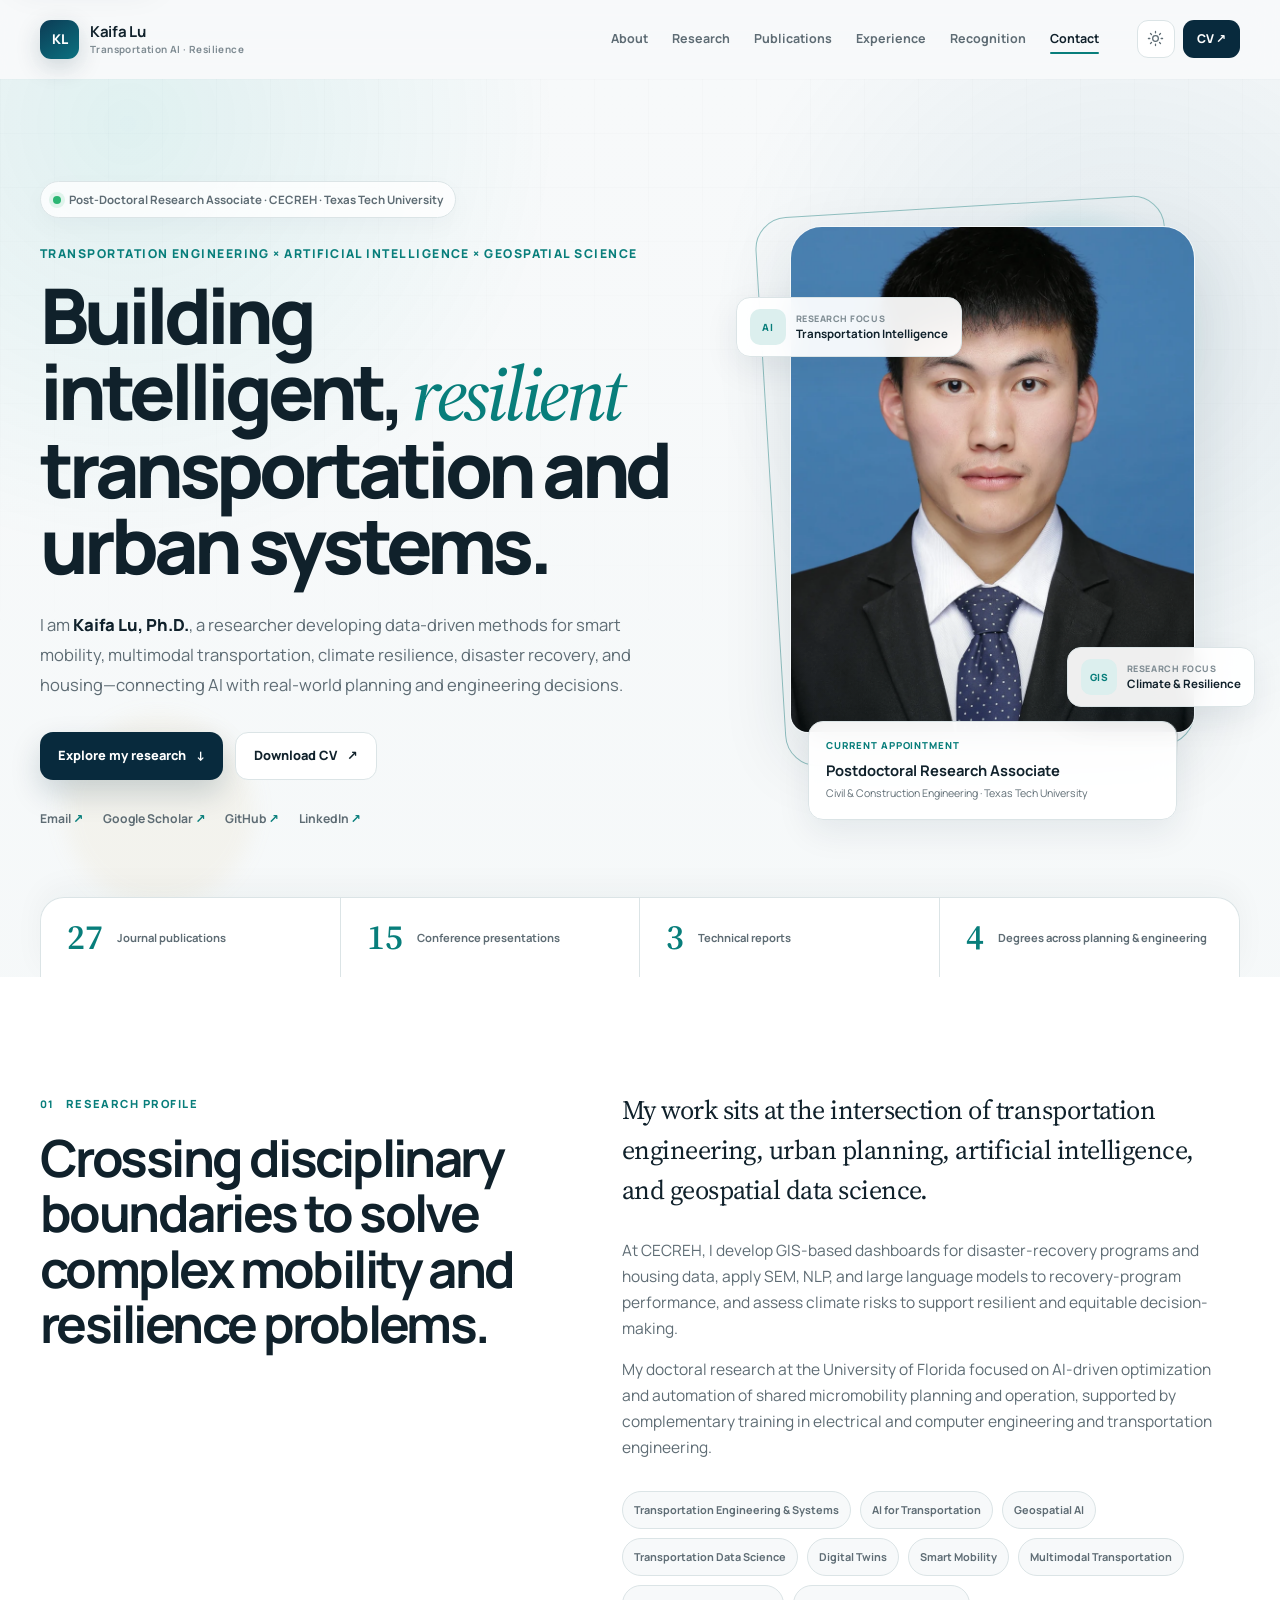
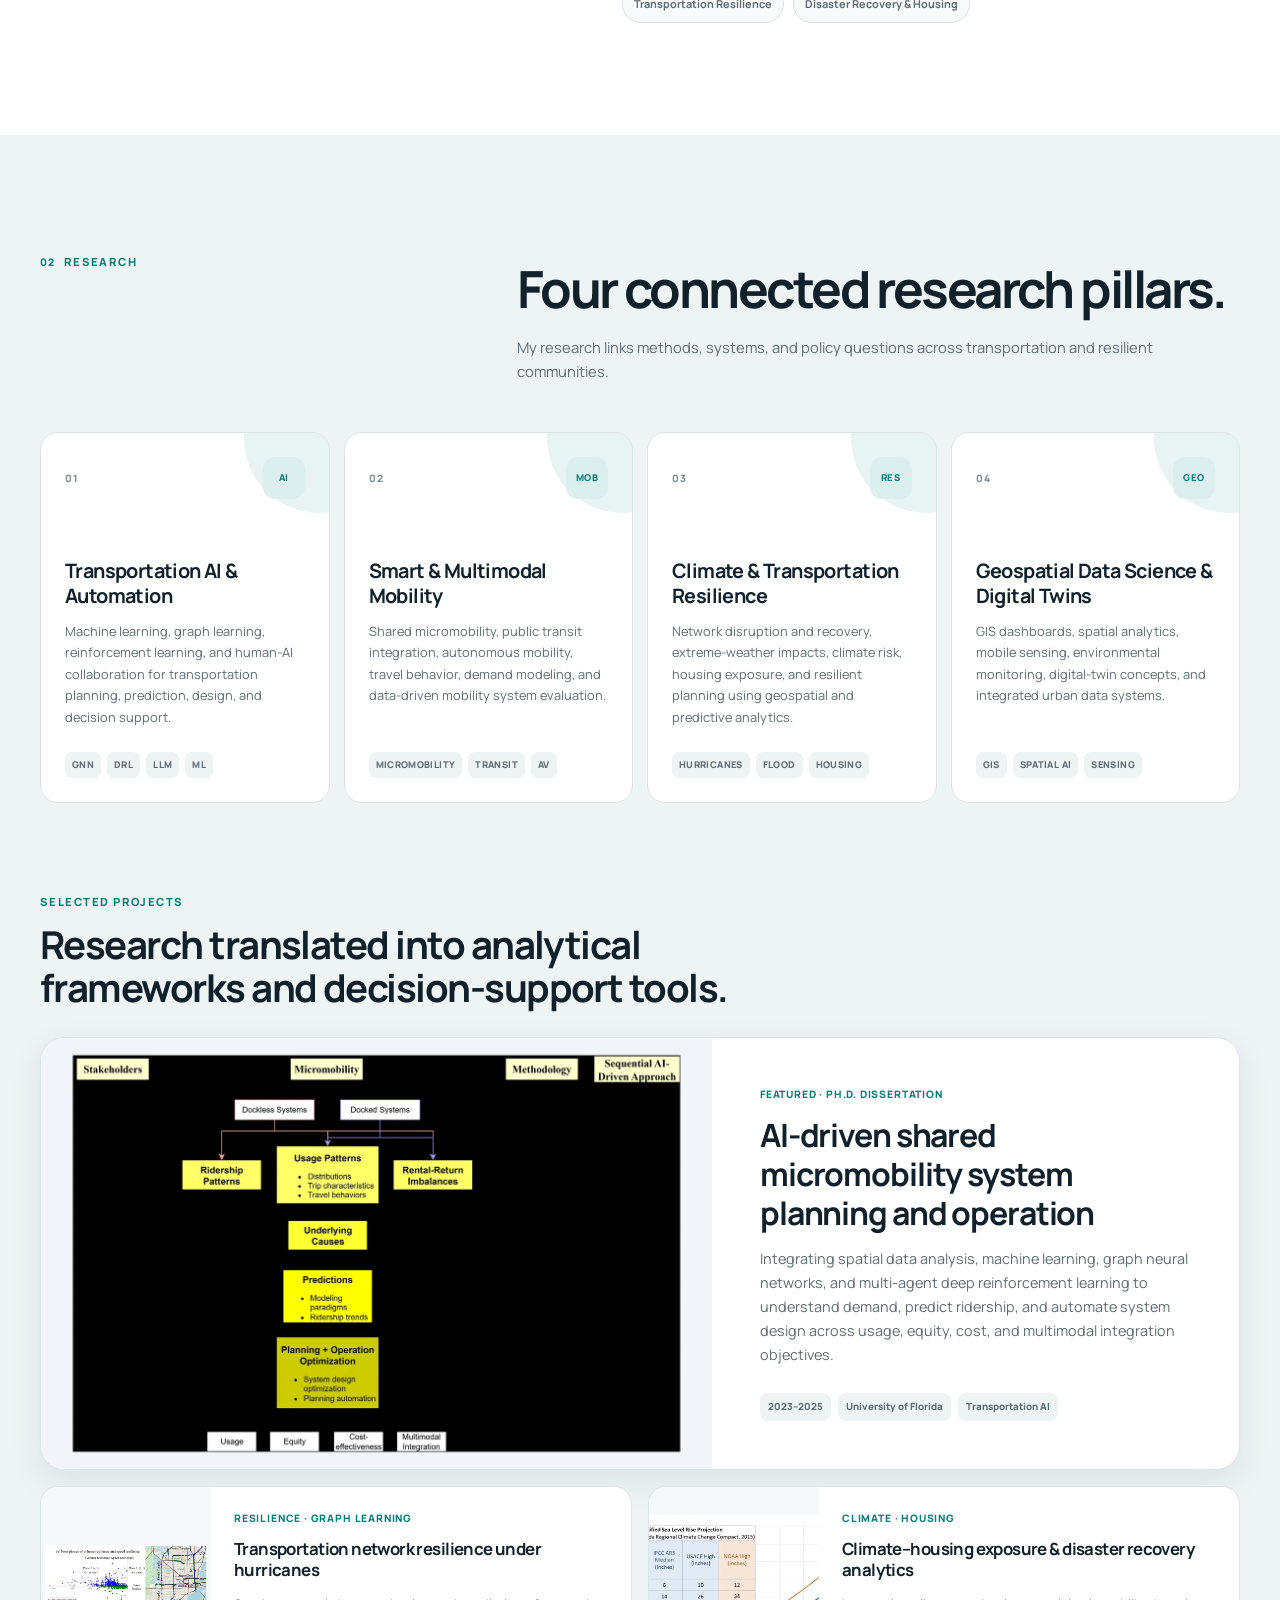
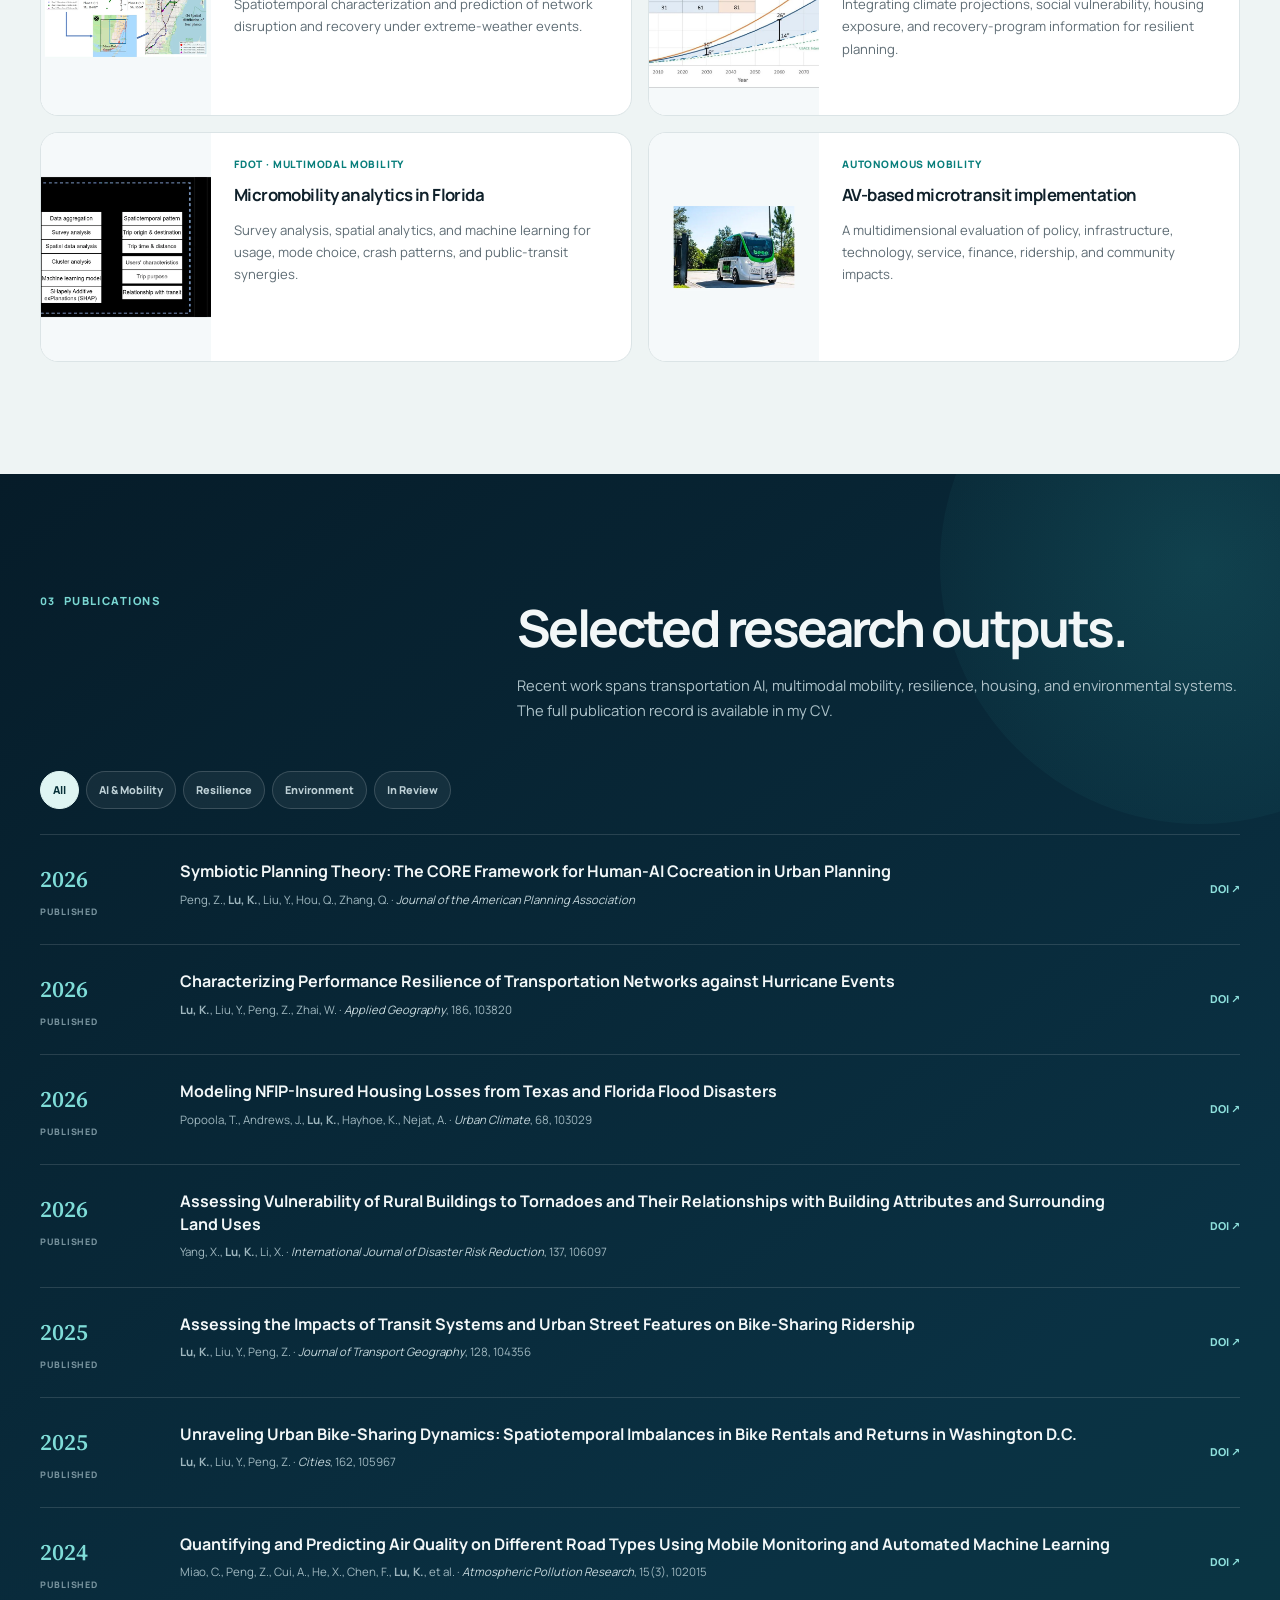
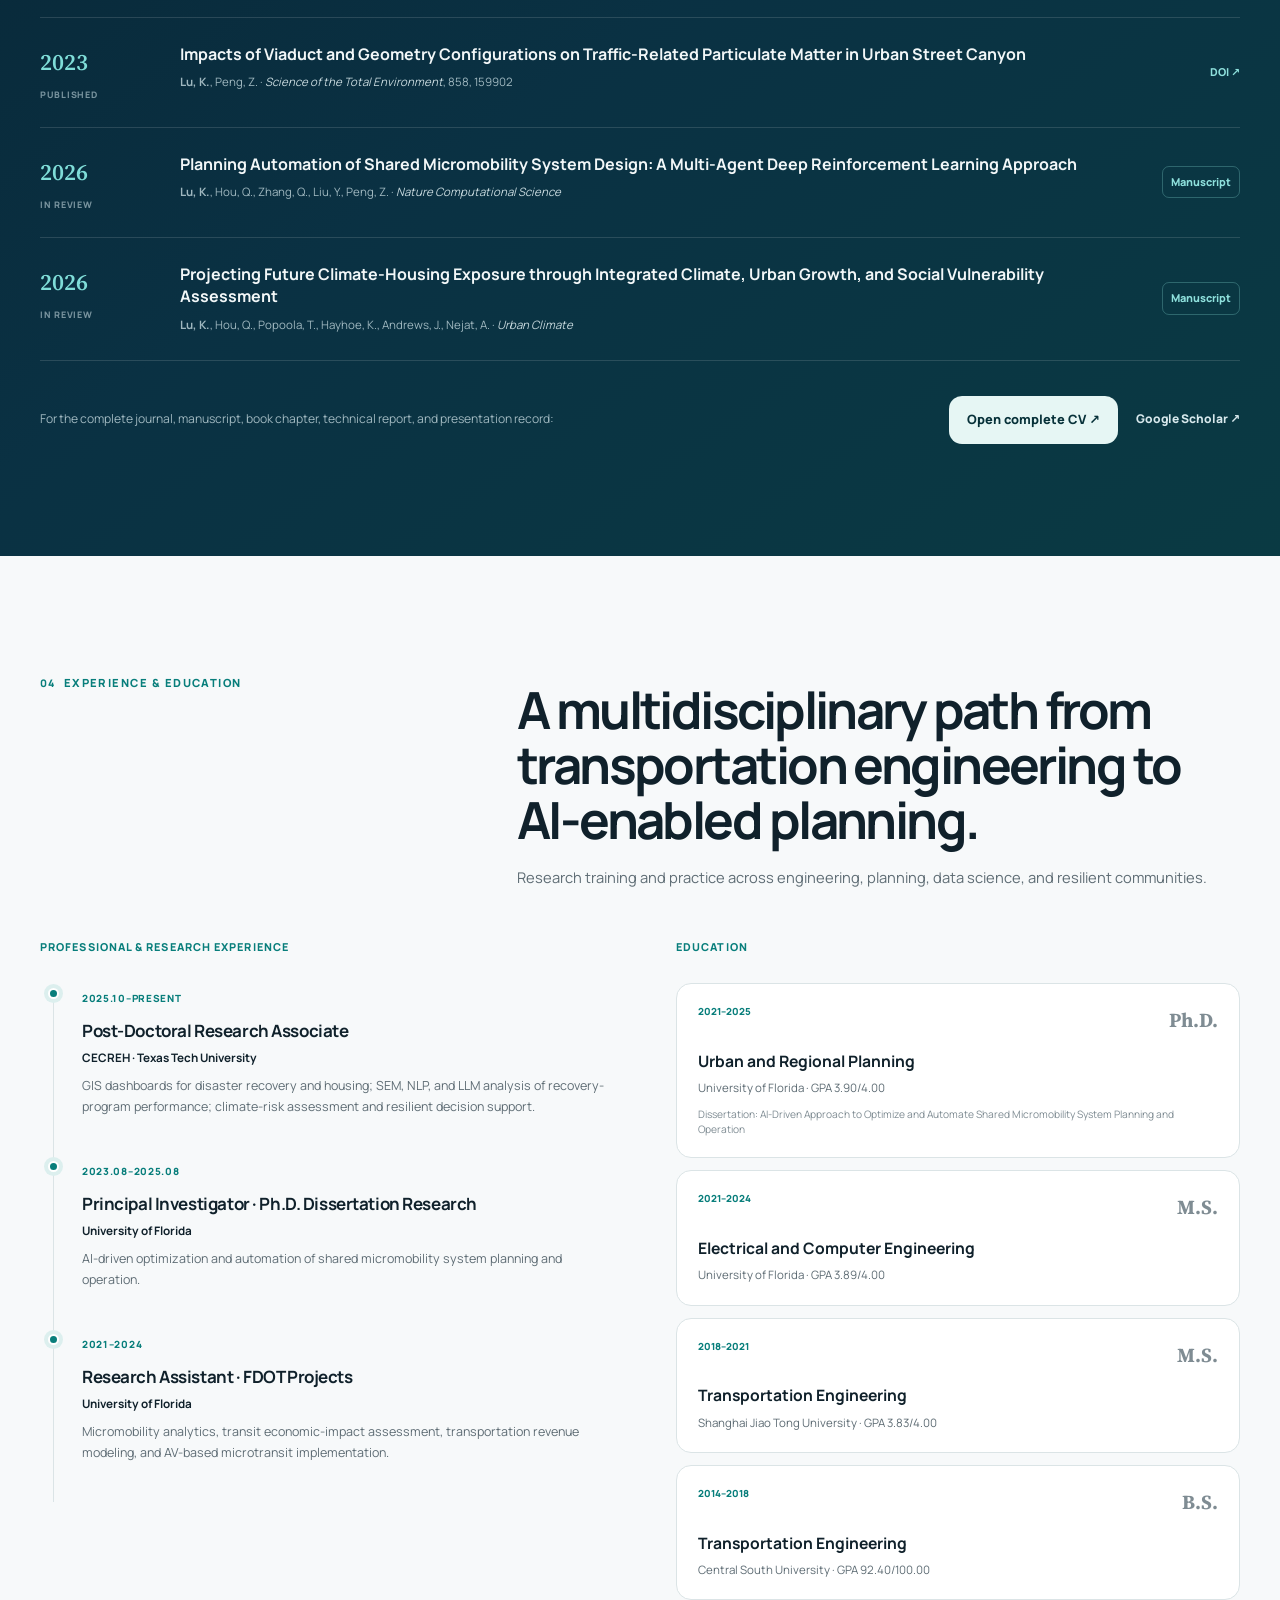
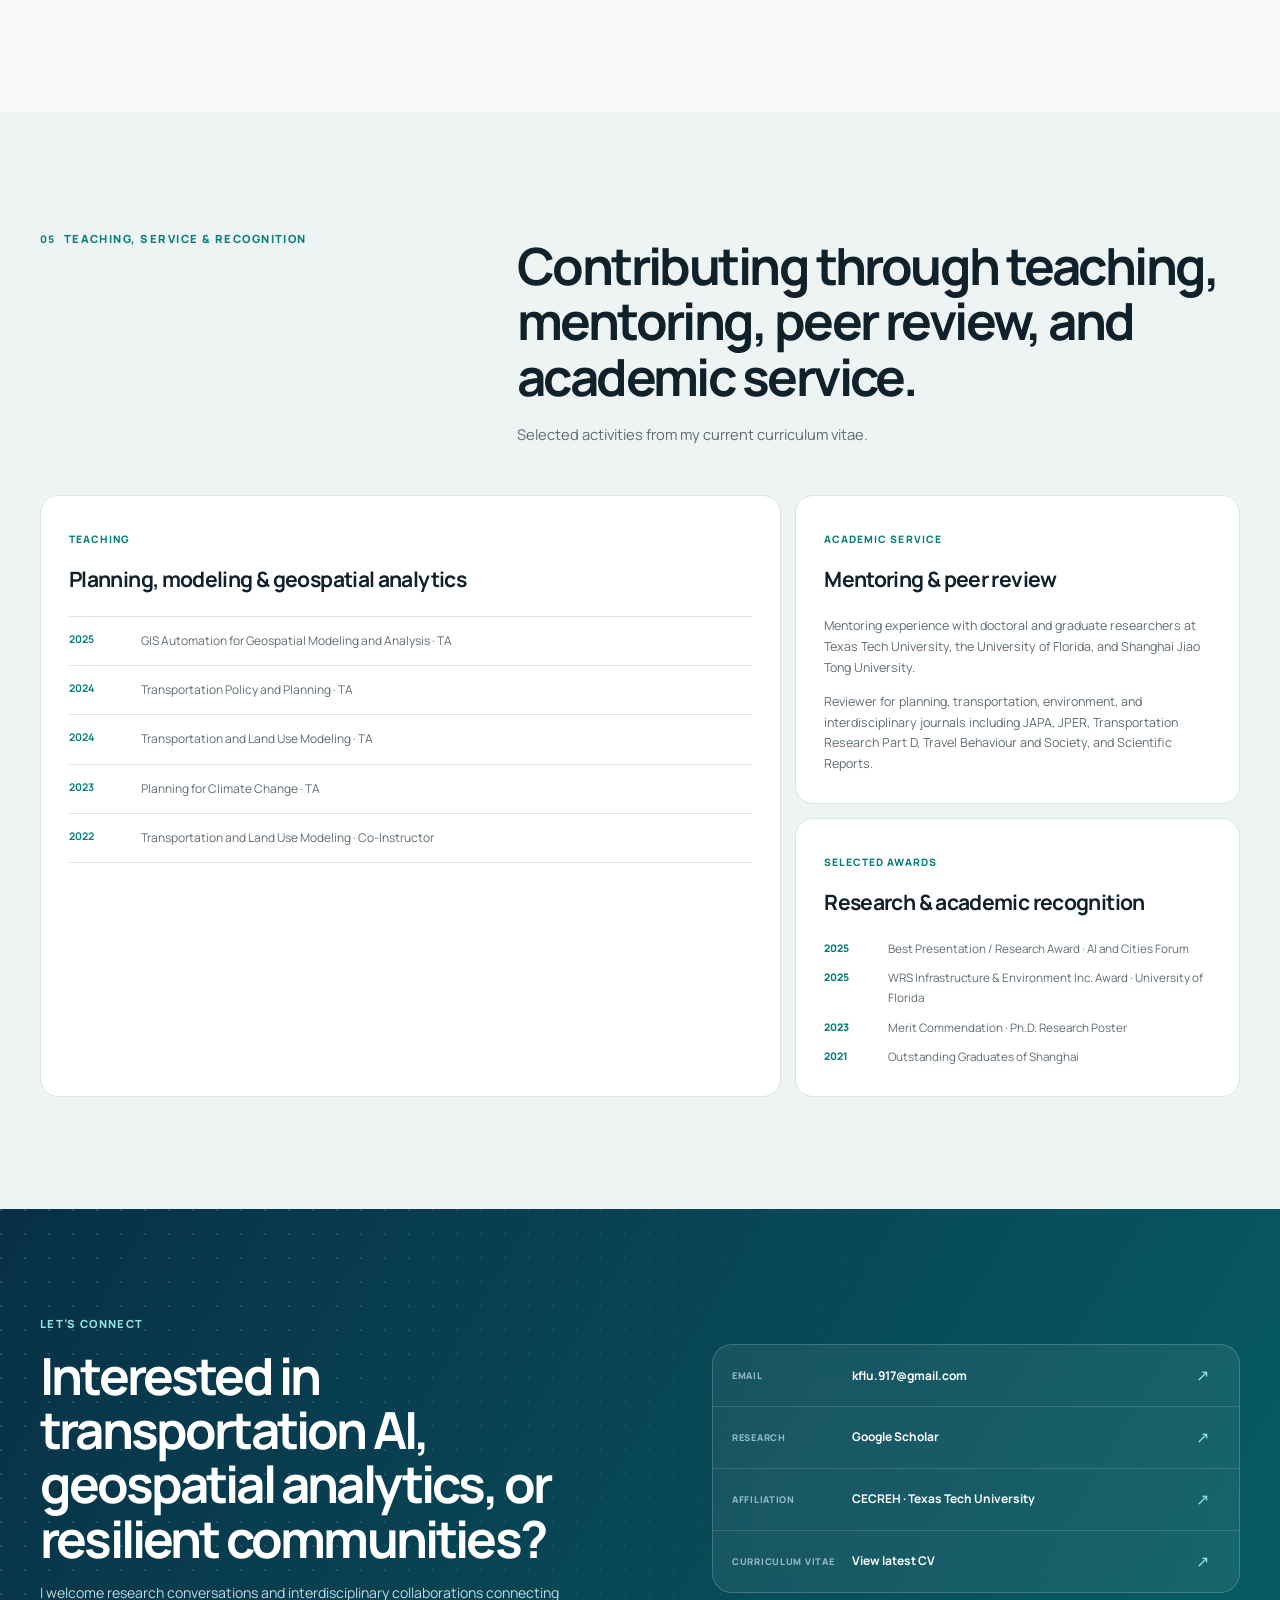
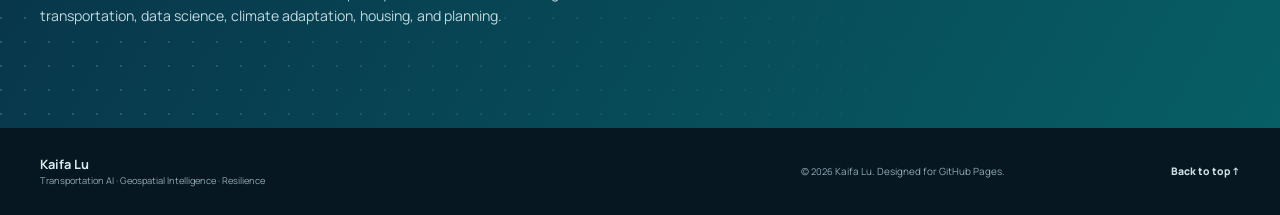
<file: index.html>
<!doctype html>
<html lang="en" data-theme="light">
<head>
  <meta charset="utf-8">
  <meta name="viewport" content="width=device-width, initial-scale=1">
  <meta name="description" content="Kaifa Lu is a postdoctoral researcher working at the intersection of transportation engineering, artificial intelligence, geospatial data science, climate resilience, disaster recovery, and housing.">
  <meta name="author" content="Kaifa Lu">
  <meta name="theme-color" content="#082a3d">
  <meta property="og:title" content="Kaifa Lu | Transportation AI, Geospatial Intelligence & Resilience">
  <meta property="og:description" content="Academic portfolio of Kaifa Lu: transportation AI, smart mobility, geospatial data science, resilience, disaster recovery, housing, and planning.">
  <meta property="og:type" content="website">
  <meta property="og:url" content="https://kaifalu.github.io/kaifalu_page/">
  <meta property="og:image" content="https://kaifalu.github.io/kaifalu_page/assets/img/kaifa-lu-profile.webp">
  <meta name="twitter:card" content="summary_large_image">
  <link rel="canonical" href="https://kaifalu.github.io/kaifalu_page/">
  <link rel="preconnect" href="https://fonts.googleapis.com">
  <link rel="preconnect" href="https://fonts.gstatic.com" crossorigin>
  <link href="https://fonts.googleapis.com/css2?family=Manrope:wght@400;500;600;700;800&family=Source+Serif+4:opsz,wght@8..60,500;8..60,600&display=swap" rel="stylesheet">
  <link rel="icon" href="data:image/svg+xml,<svg xmlns=%22http://www.w3.org/2000/svg%22 viewBox=%220 0 100 100%22><rect width=%22100%22 height=%22100%22 rx=%2222%22 fill=%22%23082a3d%22/><text x=%2250%22 y=%2266%22 font-size=%2252%22 text-anchor=%22middle%22 fill=%22white%22 font-family=%22Arial%22 font-weight=%22700%22>KL</text></svg>">
  <title>Kaifa Lu | Transportation AI, Geospatial Intelligence & Resilience</title>
  <link rel="stylesheet" href="assets/css/styles.css">
  <script type="application/ld+json">
  {
    "@context": "https://schema.org",
    "@type": "Person",
    "name": "Kaifa Lu",
    "url": "https://kaifalu.github.io/kaifalu_page/",
    "jobTitle": "Post-Doctoral Research Associate",
    "affiliation": {
      "@type": "Organization",
      "name": "Center of Excellence in Capacity-building for REsilient Housing, Texas Tech University"
    },
    "sameAs": [
      "https://scholar.google.com/citations?hl=en&user=a8eAKS8AAAAJ",
      "https://www.researchgate.net/profile/Lu-Kaifa",
      "https://github.com/kaifalu",
      "https://www.linkedin.com/in/kaifa-lu-828676225/"
    ]
  }
  </script>
</head>
<body>
  <a class="skip-link" href="#main">Skip to content</a>
  <div class="page-progress" aria-hidden="true"><span></span></div>

  <header class="site-header" id="top">
    <div class="container nav-wrap">
      <a class="brand" href="#top" aria-label="Kaifa Lu home">
        <span class="brand-mark">KL</span>
        <span class="brand-copy"><strong>Kaifa Lu</strong><small>Transportation AI · Resilience</small></span>
      </a>

      <button class="nav-toggle" type="button" aria-expanded="false" aria-controls="site-nav" aria-label="Open navigation">
        <span></span><span></span><span></span>
      </button>

      <nav id="site-nav" class="site-nav" aria-label="Primary navigation">
        <a href="#about">About</a>
        <a href="#research">Research</a>
        <a href="#publications">Publications</a>
        <a href="#experience">Experience</a>
        <a href="#recognition">Recognition</a>
        <a href="#contact">Contact</a>
      </nav>

      <div class="nav-actions">
        <button class="theme-toggle" type="button" aria-label="Toggle color theme" title="Toggle color theme">
          <svg class="sun-icon" viewBox="0 0 24 24" aria-hidden="true"><circle cx="12" cy="12" r="4"></circle><path d="M12 2v2M12 20v2M4.93 4.93l1.42 1.42M17.66 17.66l1.41 1.41M2 12h2M20 12h2M4.93 19.07l1.42-1.42M17.66 6.34l1.41-1.41"></path></svg>
          <svg class="moon-icon" viewBox="0 0 24 24" aria-hidden="true"><path d="M21 12.79A9 9 0 1 1 11.21 3 7 7 0 0 0 21 12.79z"></path></svg>
        </button>
        <a class="nav-cv" href="assets/Kaifa-Lu-CV.pdf" target="_blank" rel="noopener">CV <span aria-hidden="true">↗</span></a>
      </div>
    </div>
  </header>

  <main id="main">
    <section class="hero">
      <div class="hero-grid-pattern" aria-hidden="true"></div>
      <div class="hero-glow hero-glow-a" aria-hidden="true"></div>
      <div class="hero-glow hero-glow-b" aria-hidden="true"></div>

      <div class="container hero-layout">
        <div class="hero-copy reveal">
          <div class="role-line"><span class="status-dot"></span> Post-Doctoral Research Associate · CECREH · Texas Tech University</div>
          <p class="hero-overline">Transportation engineering × artificial intelligence × geospatial science</p>
          <h1>Building intelligent, <em>resilient</em> transportation and urban systems.</h1>
          <p class="hero-lead">I am <strong>Kaifa Lu, Ph.D.</strong>, a researcher developing data-driven methods for smart mobility, multimodal transportation, climate resilience, disaster recovery, and housing—connecting AI with real-world planning and engineering decisions.</p>

          <div class="hero-actions">
            <a class="btn btn-primary" href="#research">Explore my research <span aria-hidden="true">↓</span></a>
            <a class="btn btn-ghost" href="assets/Kaifa-Lu-CV.pdf" target="_blank" rel="noopener">Download CV <span aria-hidden="true">↗</span></a>
          </div>

          <div class="profile-links" aria-label="Professional profiles">
            <a href="mailto:kflu.917@gmail.com">Email <span>↗</span></a>
            <a href="https://scholar.google.com/citations?hl=en&user=a8eAKS8AAAAJ" target="_blank" rel="noopener">Google Scholar <span>↗</span></a>
            <a href="https://github.com/kaifalu" target="_blank" rel="noopener">GitHub <span>↗</span></a>
            <a href="https://www.linkedin.com/in/kaifa-lu-828676225/" target="_blank" rel="noopener">LinkedIn <span>↗</span></a>
          </div>
        </div>

        <div class="hero-visual reveal reveal-delay">
          <div class="portrait-shell">
            <div class="portrait-accent" aria-hidden="true"></div>
            <div class="portrait-frame">
              <img src="assets/img/kaifa-lu-profile.webp" alt="Portrait of Kaifa Lu" width="900" height="1050" fetchpriority="high">
            </div>
            <div class="portrait-label">
              <span>Current appointment</span>
              <strong>Postdoctoral Research Associate</strong>
              <small>Civil & Construction Engineering · Texas Tech University</small>
            </div>
          </div>
          <div class="focus-card focus-card-top">
            <span class="focus-icon">AI</span>
            <div><small>Research focus</small><strong>Transportation Intelligence</strong></div>
          </div>
          <div class="focus-card focus-card-bottom">
            <span class="focus-icon">GIS</span>
            <div><small>Research focus</small><strong>Climate & Resilience</strong></div>
          </div>
        </div>
      </div>

      <div class="container stat-panel reveal">
        <div class="stat"><strong>27</strong><span>Journal publications</span></div>
        <div class="stat"><strong>15</strong><span>Conference presentations</span></div>
        <div class="stat"><strong>3</strong><span>Technical reports</span></div>
        <div class="stat"><strong>4</strong><span>Degrees across planning & engineering</span></div>
      </div>
    </section>

    <section id="about" class="section section-about">
      <div class="container about-layout">
        <div class="section-intro reveal">
          <span class="section-number">01</span>
          <span class="section-kicker">Research profile</span>
          <h2>Crossing disciplinary boundaries to solve complex mobility and resilience problems.</h2>
        </div>

        <div class="about-content reveal">
          <p class="about-lead">My work sits at the intersection of transportation engineering, urban planning, artificial intelligence, and geospatial data science.</p>
          <p>At CECREH, I develop GIS-based dashboards for disaster-recovery programs and housing data, apply SEM, NLP, and large language models to recovery-program performance, and assess climate risks to support resilient and equitable decision-making.</p>
          <p>My doctoral research at the University of Florida focused on AI-driven optimization and automation of shared micromobility planning and operation, supported by complementary training in electrical and computer engineering and transportation engineering.</p>

          <div class="interest-cloud" aria-label="Research interests">
            <span>Transportation Engineering & Systems</span>
            <span>AI for Transportation</span>
            <span>Geospatial AI</span>
            <span>Transportation Data Science</span>
            <span>Digital Twins</span>
            <span>Smart Mobility</span>
            <span>Multimodal Transportation</span>
            <span>Transportation Resilience</span>
            <span>Disaster Recovery & Housing</span>
          </div>
        </div>
      </div>
    </section>

    <section id="research" class="section section-tint">
      <div class="container">
        <div class="section-head reveal">
          <div><span class="section-number">02</span><span class="section-kicker">Research</span></div>
          <div>
            <h2>Four connected research pillars.</h2>
            <p>My research links methods, systems, and policy questions across transportation and resilient communities.</p>
          </div>
        </div>

        <div class="pillar-grid">
          <article class="pillar-card reveal">
            <div class="pillar-top"><span class="pillar-index">01</span><span class="pillar-symbol">AI</span></div>
            <h3>Transportation AI & Automation</h3>
            <p>Machine learning, graph learning, reinforcement learning, and human-AI collaboration for transportation planning, prediction, design, and decision support.</p>
            <div class="pillar-tags"><span>GNN</span><span>DRL</span><span>LLM</span><span>ML</span></div>
          </article>
          <article class="pillar-card reveal">
            <div class="pillar-top"><span class="pillar-index">02</span><span class="pillar-symbol">MOB</span></div>
            <h3>Smart & Multimodal Mobility</h3>
            <p>Shared micromobility, public transit integration, autonomous mobility, travel behavior, demand modeling, and data-driven mobility system evaluation.</p>
            <div class="pillar-tags"><span>Micromobility</span><span>Transit</span><span>AV</span></div>
          </article>
          <article class="pillar-card reveal">
            <div class="pillar-top"><span class="pillar-index">03</span><span class="pillar-symbol">RES</span></div>
            <h3>Climate & Transportation Resilience</h3>
            <p>Network disruption and recovery, extreme-weather impacts, climate risk, housing exposure, and resilient planning using geospatial and predictive analytics.</p>
            <div class="pillar-tags"><span>Hurricanes</span><span>Flood</span><span>Housing</span></div>
          </article>
          <article class="pillar-card reveal">
            <div class="pillar-top"><span class="pillar-index">04</span><span class="pillar-symbol">GEO</span></div>
            <h3>Geospatial Data Science & Digital Twins</h3>
            <p>GIS dashboards, spatial analytics, mobile sensing, environmental monitoring, digital-twin concepts, and integrated urban data systems.</p>
            <div class="pillar-tags"><span>GIS</span><span>Spatial AI</span><span>Sensing</span></div>
          </article>
        </div>

        <div class="projects-head reveal">
          <span class="section-kicker">Selected projects</span>
          <h3>Research translated into analytical frameworks and decision-support tools.</h3>
        </div>

        <div class="project-showcase">
          <article class="project-feature reveal">
            <div class="project-image"><img src="assets/img/research-planning-ai.webp" alt="AI-driven shared micromobility planning framework" loading="lazy"></div>
            <div class="project-copy">
              <div class="project-label">Featured · Ph.D. Dissertation</div>
              <h3>AI-driven shared micromobility system planning and operation</h3>
              <p>Integrating spatial data analysis, machine learning, graph neural networks, and multi-agent deep reinforcement learning to understand demand, predict ridership, and automate system design across usage, equity, cost, and multimodal integration objectives.</p>
              <div class="project-details"><span>2023–2025</span><span>University of Florida</span><span>Transportation AI</span></div>
            </div>
          </article>

          <div class="project-grid">
            <article class="project-card reveal">
              <div class="project-image"><img src="assets/img/research-resilience.webp" alt="Transportation network resilience analysis" loading="lazy"></div>
              <div class="project-copy"><div class="project-label">Resilience · Graph Learning</div><h3>Transportation network resilience under hurricanes</h3><p>Spatiotemporal characterization and prediction of network disruption and recovery under extreme-weather events.</p></div>
            </article>
            <article class="project-card reveal">
              <div class="project-image"><img src="assets/img/research-climate-adaptation.webp" alt="Climate adaptation and housing exposure analysis" loading="lazy"></div>
              <div class="project-copy"><div class="project-label">Climate · Housing</div><h3>Climate–housing exposure & disaster recovery analytics</h3><p>Integrating climate projections, social vulnerability, housing exposure, and recovery-program information for resilient planning.</p></div>
            </article>
            <article class="project-card reveal">
              <div class="project-image"><img src="assets/img/research-micromobility-framework.webp" alt="Micromobility analytics framework" loading="lazy"></div>
              <div class="project-copy"><div class="project-label">FDOT · Multimodal Mobility</div><h3>Micromobility analytics in Florida</h3><p>Survey analysis, spatial analytics, and machine learning for usage, mode choice, crash patterns, and public-transit synergies.</p></div>
            </article>
            <article class="project-card reveal">
              <div class="project-image"><img src="assets/img/research-av-microtransit.webp" alt="Autonomous microtransit research" loading="lazy"></div>
              <div class="project-copy"><div class="project-label">Autonomous Mobility</div><h3>AV-based microtransit implementation</h3><p>A multidimensional evaluation of policy, infrastructure, technology, service, finance, ridership, and community impacts.</p></div>
            </article>
          </div>
        </div>
      </div>
    </section>

    <section id="publications" class="section publications-section">
      <div class="publication-orb" aria-hidden="true"></div>
      <div class="container">
        <div class="section-head section-head-light reveal">
          <div><span class="section-number">03</span><span class="section-kicker">Publications</span></div>
          <div>
            <h2>Selected research outputs.</h2>
            <p>Recent work spans transportation AI, multimodal mobility, resilience, housing, and environmental systems. The full publication record is available in my CV.</p>
          </div>
        </div>

        <div class="publication-controls reveal" role="group" aria-label="Filter publications">
          <button class="filter-btn active" type="button" data-filter="all">All</button>
          <button class="filter-btn" type="button" data-filter="ai">AI & Mobility</button>
          <button class="filter-btn" type="button" data-filter="resilience">Resilience</button>
          <button class="filter-btn" type="button" data-filter="environment">Environment</button>
          <button class="filter-btn" type="button" data-filter="review">In Review</button>
        </div>

        <div class="publication-list">
          <article class="publication reveal" data-category="ai published">
            <div class="pub-meta"><span>2026</span><span>Published</span></div>
            <div class="pub-main"><h3>Symbiotic Planning Theory: The CORE Framework for Human-AI Cocreation in Urban Planning</h3><p>Peng, Z., <strong>Lu, K.</strong>, Liu, Y., Hou, Q., Zhang, Q. · <em>Journal of the American Planning Association</em></p></div>
            <a class="pub-link" href="https://doi.org/10.1080/01944363.2026.2640038" target="_blank" rel="noopener" aria-label="Open DOI">DOI ↗</a>
          </article>
          <article class="publication reveal" data-category="resilience published">
            <div class="pub-meta"><span>2026</span><span>Published</span></div>
            <div class="pub-main"><h3>Characterizing Performance Resilience of Transportation Networks against Hurricane Events</h3><p><strong>Lu, K.</strong>, Liu, Y., Peng, Z., Zhai, W. · <em>Applied Geography</em>, 186, 103820</p></div>
            <a class="pub-link" href="https://doi.org/10.1016/j.apgeog.2025.103820" target="_blank" rel="noopener" aria-label="Open DOI">DOI ↗</a>
          </article>
          <article class="publication reveal" data-category="resilience published">
            <div class="pub-meta"><span>2026</span><span>Published</span></div>
            <div class="pub-main"><h3>Modeling NFIP-Insured Housing Losses from Texas and Florida Flood Disasters</h3><p>Popoola, T., Andrews, J., <strong>Lu, K.</strong>, Hayhoe, K., Nejat, A. · <em>Urban Climate</em>, 68, 103029</p></div>
            <a class="pub-link" href="https://doi.org/10.1016/j.uclim.2026.103029" target="_blank" rel="noopener" aria-label="Open DOI">DOI ↗</a>
          </article>
          <article class="publication reveal" data-category="resilience published">
            <div class="pub-meta"><span>2026</span><span>Published</span></div>
            <div class="pub-main"><h3>Assessing Vulnerability of Rural Buildings to Tornadoes and Their Relationships with Building Attributes and Surrounding Land Uses</h3><p>Yang, X., <strong>Lu, K.</strong>, Li, X. · <em>International Journal of Disaster Risk Reduction</em>, 137, 106097</p></div>
            <a class="pub-link" href="https://doi.org/10.1016/j.ijdrr.2026.106097" target="_blank" rel="noopener" aria-label="Open DOI">DOI ↗</a>
          </article>
          <article class="publication reveal" data-category="ai published">
            <div class="pub-meta"><span>2025</span><span>Published</span></div>
            <div class="pub-main"><h3>Assessing the Impacts of Transit Systems and Urban Street Features on Bike-Sharing Ridership</h3><p><strong>Lu, K.</strong>, Liu, Y., Peng, Z. · <em>Journal of Transport Geography</em>, 128, 104356</p></div>
            <a class="pub-link" href="https://doi.org/10.1016/j.jtrangeo.2025.104356" target="_blank" rel="noopener" aria-label="Open DOI">DOI ↗</a>
          </article>
          <article class="publication reveal" data-category="ai published">
            <div class="pub-meta"><span>2025</span><span>Published</span></div>
            <div class="pub-main"><h3>Unraveling Urban Bike-Sharing Dynamics: Spatiotemporal Imbalances in Bike Rentals and Returns in Washington D.C.</h3><p><strong>Lu, K.</strong>, Liu, Y., Peng, Z. · <em>Cities</em>, 162, 105967</p></div>
            <a class="pub-link" href="https://doi.org/10.1016/j.cities.2025.105967" target="_blank" rel="noopener" aria-label="Open DOI">DOI ↗</a>
          </article>
          <article class="publication reveal" data-category="environment published">
            <div class="pub-meta"><span>2024</span><span>Published</span></div>
            <div class="pub-main"><h3>Quantifying and Predicting Air Quality on Different Road Types Using Mobile Monitoring and Automated Machine Learning</h3><p>Miao, C., Peng, Z., Cui, A., He, X., Chen, F., <strong>Lu, K.</strong>, et al. · <em>Atmospheric Pollution Research</em>, 15(3), 102015</p></div>
            <a class="pub-link" href="https://doi.org/10.1016/j.apr.2023.102015" target="_blank" rel="noopener" aria-label="Open DOI">DOI ↗</a>
          </article>
          <article class="publication reveal" data-category="environment published">
            <div class="pub-meta"><span>2023</span><span>Published</span></div>
            <div class="pub-main"><h3>Impacts of Viaduct and Geometry Configurations on Traffic-Related Particulate Matter in Urban Street Canyon</h3><p><strong>Lu, K.</strong>, Peng, Z. · <em>Science of the Total Environment</em>, 858, 159902</p></div>
            <a class="pub-link" href="https://doi.org/10.1016/j.scitotenv.2022.159902" target="_blank" rel="noopener" aria-label="Open DOI">DOI ↗</a>
          </article>
          <article class="publication reveal" data-category="ai review">
            <div class="pub-meta"><span>2026</span><span>In Review</span></div>
            <div class="pub-main"><h3>Planning Automation of Shared Micromobility System Design: A Multi-Agent Deep Reinforcement Learning Approach</h3><p><strong>Lu, K.</strong>, Hou, Q., Zhang, Q., Liu, Y., Peng, Z. · <em>Nature Computational Science</em></p></div>
            <span class="pub-status">Manuscript</span>
          </article>
          <article class="publication reveal" data-category="resilience review">
            <div class="pub-meta"><span>2026</span><span>In Review</span></div>
            <div class="pub-main"><h3>Projecting Future Climate-Housing Exposure through Integrated Climate, Urban Growth, and Social Vulnerability Assessment</h3><p><strong>Lu, K.</strong>, Hou, Q., Popoola, T., Hayhoe, K., Andrews, J., Nejat, A. · <em>Urban Climate</em></p></div>
            <span class="pub-status">Manuscript</span>
          </article>
        </div>

        <div class="publication-footer reveal">
          <p>For the complete journal, manuscript, book chapter, technical report, and presentation record:</p>
          <div><a class="btn btn-light" href="assets/Kaifa-Lu-CV.pdf" target="_blank" rel="noopener">Open complete CV ↗</a><a class="text-link-light" href="https://scholar.google.com/citations?hl=en&user=a8eAKS8AAAAJ" target="_blank" rel="noopener">Google Scholar ↗</a></div>
        </div>
      </div>
    </section>

    <section id="experience" class="section">
      <div class="container">
        <div class="section-head reveal">
          <div><span class="section-number">04</span><span class="section-kicker">Experience & education</span></div>
          <div><h2>A multidisciplinary path from transportation engineering to AI-enabled planning.</h2><p>Research training and practice across engineering, planning, data science, and resilient communities.</p></div>
        </div>

        <div class="journey-layout">
          <div class="journey-column">
            <div class="journey-label reveal">Professional & research experience</div>
            <div class="timeline">
              <article class="timeline-item reveal"><div class="timeline-marker"></div><span class="timeline-date">2025.10–Present</span><h3>Post-Doctoral Research Associate</h3><p class="timeline-org">CECREH · Texas Tech University</p><p>GIS dashboards for disaster recovery and housing; SEM, NLP, and LLM analysis of recovery-program performance; climate-risk assessment and resilient decision support.</p></article>
              <article class="timeline-item reveal"><div class="timeline-marker"></div><span class="timeline-date">2023.08–2025.08</span><h3>Principal Investigator · Ph.D. Dissertation Research</h3><p class="timeline-org">University of Florida</p><p>AI-driven optimization and automation of shared micromobility system planning and operation.</p></article>
              <article class="timeline-item reveal"><div class="timeline-marker"></div><span class="timeline-date">2021–2024</span><h3>Research Assistant · FDOT Projects</h3><p class="timeline-org">University of Florida</p><p>Micromobility analytics, transit economic-impact assessment, transportation revenue modeling, and AV-based microtransit implementation.</p></article>
            </div>
          </div>

          <div class="journey-column">
            <div class="journey-label reveal">Education</div>
            <div class="education-stack">
              <article class="education-card reveal"><div><span>2021–2025</span><strong>Ph.D.</strong></div><h3>Urban and Regional Planning</h3><p>University of Florida · GPA 3.90/4.00</p><small>Dissertation: AI-Driven Approach to Optimize and Automate Shared Micromobility System Planning and Operation</small></article>
              <article class="education-card reveal"><div><span>2021–2024</span><strong>M.S.</strong></div><h3>Electrical and Computer Engineering</h3><p>University of Florida · GPA 3.89/4.00</p></article>
              <article class="education-card reveal"><div><span>2018–2021</span><strong>M.S.</strong></div><h3>Transportation Engineering</h3><p>Shanghai Jiao Tong University · GPA 3.83/4.00</p></article>
              <article class="education-card reveal"><div><span>2014–2018</span><strong>B.S.</strong></div><h3>Transportation Engineering</h3><p>Central South University · GPA 92.40/100.00</p></article>
            </div>
          </div>
        </div>
      </div>
    </section>

    <section id="recognition" class="section section-tint">
      <div class="container">
        <div class="section-head reveal">
          <div><span class="section-number">05</span><span class="section-kicker">Teaching, service & recognition</span></div>
          <div><h2>Contributing through teaching, mentoring, peer review, and academic service.</h2><p>Selected activities from my current curriculum vitae.</p></div>
        </div>

        <div class="recognition-grid">
          <article class="recognition-card recognition-card-wide reveal">
            <span class="recognition-label">Teaching</span>
            <h3>Planning, modeling & geospatial analytics</h3>
            <div class="mini-list">
              <div><strong>2025</strong><span>GIS Automation for Geospatial Modeling and Analysis · TA</span></div>
              <div><strong>2024</strong><span>Transportation Policy and Planning · TA</span></div>
              <div><strong>2024</strong><span>Transportation and Land Use Modeling · TA</span></div>
              <div><strong>2023</strong><span>Planning for Climate Change · TA</span></div>
              <div><strong>2022</strong><span>Transportation and Land Use Modeling · Co-Instructor</span></div>
            </div>
          </article>

          <article class="recognition-card reveal">
            <span class="recognition-label">Academic service</span>
            <h3>Mentoring & peer review</h3>
            <p>Mentoring experience with doctoral and graduate researchers at Texas Tech University, the University of Florida, and Shanghai Jiao Tong University.</p>
            <p class="small-note">Reviewer for planning, transportation, environment, and interdisciplinary journals including JAPA, JPER, Transportation Research Part D, Travel Behaviour and Society, and Scientific Reports.</p>
          </article>

          <article class="recognition-card reveal">
            <span class="recognition-label">Selected awards</span>
            <h3>Research & academic recognition</h3>
            <div class="award-list">
              <div><span>2025</span><p>Best Presentation / Research Award · AI and Cities Forum</p></div>
              <div><span>2025</span><p>WRS Infrastructure & Environment Inc. Award · University of Florida</p></div>
              <div><span>2023</span><p>Merit Commendation · Ph.D. Research Poster</p></div>
              <div><span>2021</span><p>Outstanding Graduates of Shanghai</p></div>
            </div>
          </article>
        </div>
      </div>
    </section>

    <section id="contact" class="contact-section">
      <div class="contact-pattern" aria-hidden="true"></div>
      <div class="container contact-layout reveal">
        <div>
          <span class="contact-kicker">Let’s connect</span>
          <h2>Interested in transportation AI, geospatial analytics, or resilient communities?</h2>
          <p>I welcome research conversations and interdisciplinary collaborations connecting transportation, data science, climate adaptation, housing, and planning.</p>
        </div>
        <div class="contact-card">
          <a href="mailto:kflu.917@gmail.com"><span>Email</span><strong>kflu.917@gmail.com</strong><i>↗</i></a>
          <a href="https://scholar.google.com/citations?hl=en&user=a8eAKS8AAAAJ" target="_blank" rel="noopener"><span>Research</span><strong>Google Scholar</strong><i>↗</i></a>
          <a href="https://www.depts.ttu.edu/cecreh/about.php" target="_blank" rel="noopener"><span>Affiliation</span><strong>CECREH · Texas Tech University</strong><i>↗</i></a>
          <a href="assets/Kaifa-Lu-CV.pdf" target="_blank" rel="noopener"><span>Curriculum Vitae</span><strong>View latest CV</strong><i>↗</i></a>
        </div>
      </div>
    </section>
  </main>

  <footer class="site-footer">
    <div class="container footer-layout">
      <div><strong>Kaifa Lu</strong><span>Transportation AI · Geospatial Intelligence · Resilience</span></div>
      <p>© <span id="year"></span> Kaifa Lu. Designed for GitHub Pages.</p>
      <a href="#top">Back to top ↑</a>
    </div>
  </footer>

  <script src="assets/js/main.js" defer></script>
</body>
</html>
</file>
<file: assets/css/styles.css>
:root {
  --bg: #f7f9fa;
  --surface: #ffffff;
  --surface-2: #eef4f4;
  --surface-3: #e7f0ef;
  --ink: #10212b;
  --muted: #5e6c74;
  --soft: #7f8c93;
  --line: #dbe4e6;
  --navy: #082a3d;
  --navy-2: #0c3c55;
  --teal: #087e7b;
  --teal-2: #0ca3a0;
  --teal-pale: #dcefee;
  --sand: #d8b66c;
  --dark: #071e2b;
  --dark-2: #0a2c3e;
  --shadow: 0 24px 70px rgba(8, 42, 61, .12);
  --shadow-sm: 0 12px 34px rgba(8, 42, 61, .08);
  --radius-xl: 32px;
  --radius-lg: 24px;
  --radius-md: 18px;
  --container: 1200px;
}

html[data-theme="dark"] {
  --bg: #071620;
  --surface: #0b202c;
  --surface-2: #0a1c27;
  --surface-3: #102b36;
  --ink: #eaf2f4;
  --muted: #a3b1b8;
  --soft: #8799a1;
  --line: #1f3944;
  --navy: #e7f3f5;
  --navy-2: #c9e3e8;
  --teal: #65d1cd;
  --teal-2: #86e1dd;
  --teal-pale: #133b3c;
  --sand: #e0c078;
  --shadow: 0 24px 70px rgba(0,0,0,.28);
  --shadow-sm: 0 12px 34px rgba(0,0,0,.22);
}

* { box-sizing: border-box; }
html { scroll-behavior: smooth; scroll-padding-top: 96px; }
body {
  margin: 0;
  background: var(--bg);
  color: var(--ink);
  font-family: "Manrope", ui-sans-serif, system-ui, -apple-system, BlinkMacSystemFont, "Segoe UI", sans-serif;
  line-height: 1.68;
  -webkit-font-smoothing: antialiased;
  text-rendering: optimizeLegibility;
  overflow-x: hidden;
}
img { display: block; max-width: 100%; }
a { color: inherit; }
button { font: inherit; }
::selection { background: rgba(12,163,160,.22); }

.skip-link {
  position: fixed; top: -70px; left: 16px; z-index: 9999;
  padding: 10px 14px; border-radius: 10px; background: var(--surface); color: var(--ink);
  box-shadow: var(--shadow-sm); text-decoration: none;
}
.skip-link:focus { top: 16px; }

.page-progress { position: fixed; inset: 0 0 auto 0; height: 3px; z-index: 1200; pointer-events: none; }
.page-progress span { display: block; width: 0; height: 100%; background: linear-gradient(90deg,var(--teal),var(--teal-2)); transition: width .08s linear; }

.container { width: min(calc(100% - 48px), var(--container)); margin-inline: auto; }
.section { padding: 112px 0; }
.section-tint { background: var(--surface-2); }

.site-header {
  position: sticky; top: 0; z-index: 1000;
  border-bottom: 1px solid transparent;
  background: color-mix(in srgb, var(--bg) 88%, transparent);
  backdrop-filter: blur(18px) saturate(140%);
  transition: box-shadow .25s ease, border-color .25s ease, background .25s ease;
}
.site-header.scrolled { border-color: var(--line); box-shadow: 0 8px 28px rgba(8,42,61,.06); }
.nav-wrap { min-height: 78px; display: flex; align-items: center; gap: 28px; }
.brand { display: inline-flex; align-items: center; gap: 11px; text-decoration: none; flex-shrink: 0; }
.brand-mark {
  width: 39px; height: 39px; display: grid; place-items: center; border-radius: 11px;
  background: linear-gradient(145deg,var(--navy-2),#0b7180); color: #fff; font-weight: 800; font-size: .84rem;
  box-shadow: 0 8px 24px rgba(8,42,61,.18);
}
.brand-copy { display: flex; flex-direction: column; line-height: 1.16; }
.brand-copy strong { font-size: .94rem; letter-spacing: -.02em; }
.brand-copy small { margin-top: 4px; color: var(--soft); font-size: .62rem; font-weight: 700; letter-spacing: .04em; }
.site-nav { display: flex; gap: 4px; align-items: center; margin-left: auto; }
.site-nav a { position: relative; padding: 9px 10px; color: var(--muted); text-decoration: none; font-size: .78rem; font-weight: 700; }
.site-nav a::after { content:""; position:absolute; left:10px; right:10px; bottom:4px; height:2px; border-radius:2px; background:var(--teal); transform:scaleX(0); transform-origin:left; transition:transform .2s ease; }
.site-nav a:hover, .site-nav a.active { color: var(--ink); }
.site-nav a.active::after { transform: scaleX(1); }
.nav-actions { display: flex; align-items: center; gap: 8px; }
.theme-toggle { width: 38px; height: 38px; display: grid; place-items: center; border: 1px solid var(--line); border-radius: 11px; background: var(--surface); color: var(--muted); cursor: pointer; }
.theme-toggle svg { width: 17px; height: 17px; fill:none; stroke:currentColor; stroke-width:1.8; stroke-linecap:round; stroke-linejoin:round; }
html[data-theme="light"] .moon-icon, html[data-theme="dark"] .sun-icon { display:none; }
.nav-cv { padding: 9px 14px; border-radius: 11px; background: var(--navy); color: var(--bg); text-decoration: none; font-size: .76rem; font-weight: 800; }
html[data-theme="light"] .nav-cv { color:#fff; }
.nav-toggle { display:none; width:40px; height:40px; border:1px solid var(--line); border-radius:11px; background:var(--surface); padding:10px; cursor:pointer; }
.nav-toggle span { display:block; height:2px; border-radius:2px; background:var(--ink); margin:4px 0; }

.hero {
  position: relative; overflow: hidden; min-height: calc(100vh - 78px);
  padding: 80px 0 0;
  background:
    radial-gradient(circle at 10% 5%, rgba(12,163,160,.10), transparent 30%),
    radial-gradient(circle at 88% 28%, rgba(22,100,132,.10), transparent 32%),
    linear-gradient(180deg, var(--bg) 0%, color-mix(in srgb,var(--bg) 92%,#e5f2f0) 100%);
}
.hero-grid-pattern { position:absolute; inset:0; opacity:.42; background-image:linear-gradient(rgba(8,42,61,.035) 1px,transparent 1px),linear-gradient(90deg,rgba(8,42,61,.035) 1px,transparent 1px); background-size:54px 54px; mask-image:linear-gradient(to bottom,black,transparent 82%); }
html[data-theme="dark"] .hero-grid-pattern { opacity:.25; }
.hero-glow { position:absolute; border-radius:50%; filter:blur(10px); pointer-events:none; }
.hero-glow-a { width:240px; height:240px; right:7%; top:15%; background:rgba(12,163,160,.08); }
.hero-glow-b { width:190px; height:190px; left:5%; bottom:8%; background:rgba(216,182,108,.08); }
.hero-layout { position:relative; z-index:1; display:grid; grid-template-columns:1.12fr .88fr; gap:76px; align-items:center; }
.hero-copy { padding: 22px 0 58px; }
.role-line { display:inline-flex; align-items:center; gap:8px; padding:8px 12px; border:1px solid var(--line); border-radius:999px; background:color-mix(in srgb,var(--surface) 78%,transparent); color:var(--muted); font-size:.72rem; font-weight:700; box-shadow:0 8px 24px rgba(8,42,61,.03); }
.status-dot { width:8px; height:8px; border-radius:50%; background:#2bb673; box-shadow:0 0 0 4px rgba(43,182,115,.12); }
.hero-overline { margin:26px 0 12px; color:var(--teal); font-size:.76rem; font-weight:800; letter-spacing:.12em; text-transform:uppercase; }
.hero h1 { max-width:800px; margin:0; font-size:clamp(3.35rem,6vw,5.85rem); line-height:.99; letter-spacing:-.065em; font-weight:800; }
.hero h1 em { font-family:"Source Serif 4",Georgia,serif; font-weight:500; color:var(--teal); font-style:italic; letter-spacing:-.045em; }
.hero-lead { max-width:760px; margin:27px 0 0; color:var(--muted); font-size:1.04rem; line-height:1.8; }
.hero-lead strong { color:var(--ink); font-weight:800; }
.hero-actions { display:flex; flex-wrap:wrap; gap:12px; margin-top:32px; }
.btn { display:inline-flex; align-items:center; justify-content:center; gap:10px; min-height:48px; padding:0 18px; border-radius:13px; text-decoration:none; font-size:.8rem; font-weight:800; transition:transform .22s ease,box-shadow .22s ease,background .22s ease,border-color .22s ease; }
.btn:hover { transform:translateY(-2px); }
.btn-primary { background:var(--navy); color:#fff; box-shadow:0 13px 30px rgba(8,42,61,.18); }
html[data-theme="dark"] .btn-primary { color:#071620; }
.btn-ghost { border:1px solid var(--line); background:var(--surface); color:var(--ink); }
.profile-links { display:flex; flex-wrap:wrap; gap:10px 20px; margin-top:29px; }
.profile-links a { color:var(--muted); text-decoration:none; font-size:.76rem; font-weight:700; }
.profile-links a span { color:var(--teal); }
.profile-links a:hover { color:var(--ink); }

.hero-visual { position:relative; min-height:570px; display:grid; place-items:center; }
.portrait-shell { position:relative; width:min(82%,410px); }
.portrait-accent { position:absolute; inset:-20px 16px 64px -20px; border:1px solid color-mix(in srgb,var(--teal) 35%,var(--line)); border-radius:32px; transform:rotate(-3.5deg); }
.portrait-frame { position:relative; overflow:hidden; aspect-ratio:4/5; border-radius:32px 32px 18px 18px; background:#dce9ef; box-shadow:var(--shadow); border:1px solid rgba(255,255,255,.7); }
.portrait-frame::after { content:""; position:absolute; inset:auto 0 0; height:28%; background:linear-gradient(transparent,rgba(5,25,38,.12)); pointer-events:none; }
.portrait-frame img { width:100%; height:100%; object-fit:cover; object-position:center 35%; }
.portrait-label { position:relative; margin:-12px 18px 0; padding:16px 17px 17px; border-radius:15px; background:color-mix(in srgb,var(--surface) 94%,transparent); border:1px solid var(--line); box-shadow:var(--shadow-sm); backdrop-filter:blur(12px); display:flex; flex-direction:column; }
.portrait-label span { color:var(--teal); font-size:.6rem; font-weight:800; letter-spacing:.1em; text-transform:uppercase; }
.portrait-label strong { margin-top:4px; font-size:.92rem; }
.portrait-label small { margin-top:2px; color:var(--muted); font-size:.66rem; }
.focus-card { position:absolute; display:flex; align-items:center; gap:10px; padding:11px 13px; border-radius:14px; border:1px solid var(--line); background:color-mix(in srgb,var(--surface) 93%,transparent); box-shadow:var(--shadow-sm); backdrop-filter:blur(12px); }
.focus-card-top { top:12%; left:-2%; }
.focus-card-bottom { right:-3%; bottom:19%; }
.focus-icon { width:36px; height:36px; display:grid; place-items:center; border-radius:10px; background:var(--teal-pale); color:var(--teal); font-size:.62rem; font-weight:900; letter-spacing:.04em; }
.focus-card div { display:flex; flex-direction:column; line-height:1.28; }
.focus-card small { color:var(--soft); font-size:.56rem; text-transform:uppercase; letter-spacing:.06em; font-weight:800; }
.focus-card strong { margin-top:2px; font-size:.72rem; }

.stat-panel { position:relative; z-index:2; display:grid; grid-template-columns:repeat(4,1fr); margin-top:10px; border:1px solid var(--line); border-bottom:0; border-radius:24px 24px 0 0; background:color-mix(in srgb,var(--surface) 92%,transparent); box-shadow:0 -10px 30px rgba(8,42,61,.04); backdrop-filter:blur(15px); }
.stat { display:flex; align-items:center; gap:14px; padding:22px 26px; border-right:1px solid var(--line); }
.stat:last-child { border-right:0; }
.stat strong { color:var(--teal); font-family:"Source Serif 4",Georgia,serif; font-size:2.2rem; line-height:1; font-weight:600; }
.stat span { color:var(--muted); font-size:.7rem; line-height:1.4; font-weight:700; }

.section-about { background:var(--surface); }
.about-layout { display:grid; grid-template-columns:.88fr 1.12fr; gap:96px; align-items:start; }
.section-intro { position:sticky; top:118px; }
.section-number { display:inline-flex; margin-right:9px; color:var(--teal); font-size:.65rem; font-weight:800; letter-spacing:.08em; }
.section-kicker { color:var(--teal); font-size:.7rem; font-weight:800; letter-spacing:.13em; text-transform:uppercase; }
.section-intro h2, .section-head h2 { margin:14px 0 0; font-size:clamp(2.25rem,4vw,3.65rem); line-height:1.08; letter-spacing:-.05em; }
.about-content { padding-top:2px; }
.about-content p { color:var(--muted); font-size:.97rem; }
.about-content .about-lead { margin-top:0; color:var(--ink); font-family:"Source Serif 4",Georgia,serif; font-size:1.65rem; line-height:1.5; letter-spacing:-.02em; }
.interest-cloud { display:flex; flex-wrap:wrap; gap:9px; margin-top:30px; }
.interest-cloud span { padding:9px 11px; border:1px solid var(--line); border-radius:999px; background:var(--bg); color:var(--muted); font-size:.68rem; font-weight:700; }

.section-head { display:grid; grid-template-columns:.72fr 1.28fr; gap:70px; align-items:start; margin-bottom:48px; }
.section-head > div:last-child p { max-width:760px; margin:18px 0 0; color:var(--muted); font-size:.92rem; }
.pillar-grid { display:grid; grid-template-columns:repeat(4,1fr); gap:14px; }
.pillar-card { position:relative; min-height:360px; display:flex; flex-direction:column; padding:24px; border:1px solid var(--line); border-radius:var(--radius-md); background:var(--surface); overflow:hidden; transition:transform .25s ease,box-shadow .25s ease,border-color .25s ease; }
.pillar-card::before { content:""; position:absolute; width:150px; height:150px; border-radius:50%; right:-65px; top:-70px; background:var(--teal-pale); opacity:.65; transition:transform .3s ease; }
.pillar-card:hover { transform:translateY(-5px); box-shadow:var(--shadow-sm); border-color:color-mix(in srgb,var(--teal) 35%,var(--line)); }
.pillar-card:hover::before { transform:scale(1.15); }
.pillar-top { position:relative; z-index:1; display:flex; justify-content:space-between; align-items:center; }
.pillar-index { color:var(--soft); font-size:.63rem; font-weight:800; letter-spacing:.1em; }
.pillar-symbol { width:42px; height:42px; display:grid; place-items:center; border-radius:12px; background:var(--teal-pale); color:var(--teal); font-size:.59rem; font-weight:900; letter-spacing:.04em; }
.pillar-card h3 { position:relative; z-index:1; margin:60px 0 12px; font-size:1.24rem; line-height:1.25; letter-spacing:-.03em; }
.pillar-card p { position:relative; z-index:1; margin:0; color:var(--muted); font-size:.8rem; }
.pillar-tags { position:relative; z-index:1; display:flex; flex-wrap:wrap; gap:6px; margin-top:auto; padding-top:24px; }
.pillar-tags span { padding:5px 7px; border-radius:7px; background:var(--surface-2); color:var(--muted); font-size:.58rem; font-weight:800; text-transform:uppercase; letter-spacing:.04em; }

.projects-head { margin:84px 0 28px; max-width:780px; }
.projects-head h3 { margin:9px 0 0; font-size:clamp(1.9rem,3vw,2.8rem); line-height:1.13; letter-spacing:-.04em; }
.project-showcase { display:grid; gap:16px; }
.project-feature { display:grid; grid-template-columns:1.12fr .88fr; border:1px solid var(--line); border-radius:var(--radius-lg); overflow:hidden; background:var(--surface); box-shadow:var(--shadow-sm); }
.project-feature .project-image { min-height:430px; }
.project-image { overflow:hidden; background:#dfe9eb; }
.project-image img { width:100%; height:100%; object-fit:cover; transition:transform .55s ease; }
.project-feature:hover .project-image img, .project-card:hover .project-image img { transform:scale(1.035); }
.project-copy { padding:26px; }
.project-feature .project-copy { display:flex; flex-direction:column; justify-content:center; padding:48px; }
.project-label { color:var(--teal); font-size:.64rem; font-weight:800; letter-spacing:.08em; text-transform:uppercase; }
.project-copy h3 { margin:12px 0 13px; font-size:1.3rem; line-height:1.23; letter-spacing:-.035em; }
.project-feature .project-copy h3 { font-size:2rem; }
.project-copy p { margin:0; color:var(--muted); font-size:.82rem; }
.project-feature .project-copy p { font-size:.9rem; }
.project-details { display:flex; flex-wrap:wrap; gap:7px; margin-top:25px; }
.project-details span { padding:6px 8px; border-radius:8px; background:var(--surface-2); color:var(--muted); font-size:.61rem; font-weight:800; }
.project-grid { display:grid; grid-template-columns:repeat(2,1fr); gap:16px; }
.project-card { display:grid; grid-template-columns:170px 1fr; min-height:230px; border:1px solid var(--line); border-radius:var(--radius-md); overflow:hidden; background:var(--surface); transition:transform .25s ease,box-shadow .25s ease; }
.project-card:hover { transform:translateY(-3px); box-shadow:var(--shadow-sm); }
.project-card .project-copy { padding:23px; }
.project-card .project-copy h3 { font-size:1.05rem; }

.publications-section { position:relative; overflow:hidden; background:linear-gradient(145deg,#061c29 0%,#0a3143 62%,#0a3a43 100%); color:#f2f7f8; }
.publication-orb { position:absolute; width:520px; height:520px; right:-180px; top:-170px; border-radius:50%; background:radial-gradient(circle,rgba(60,196,190,.16),rgba(60,196,190,0)); }
.section-head-light { position:relative; z-index:1; }
.section-head-light .section-number, .section-head-light .section-kicker { color:#79d7d2; }
.section-head-light > div:last-child p { color:#aec3ca; }
.publication-controls { position:relative; z-index:1; display:flex; flex-wrap:wrap; gap:7px; margin-bottom:25px; }
.filter-btn { padding:9px 12px; border:1px solid rgba(255,255,255,.16); border-radius:999px; background:rgba(255,255,255,.055); color:#bdd0d6; font-size:.68rem; font-weight:800; cursor:pointer; transition:background .2s,border-color .2s,color .2s; }
.filter-btn:hover, .filter-btn.active { background:#dff5f3; color:#073139; border-color:#dff5f3; }
.publication-list { position:relative; z-index:1; border-top:1px solid rgba(255,255,255,.13); }
.publication { display:grid; grid-template-columns:116px 1fr 80px; gap:24px; align-items:start; padding:25px 0; border-bottom:1px solid rgba(255,255,255,.13); transition:opacity .2s ease,transform .2s ease; }
.publication.is-hidden { display:none; }
.pub-meta { display:flex; flex-direction:column; gap:5px; }
.pub-meta span:first-child { color:#7fddd8; font-family:"Source Serif 4",Georgia,serif; font-size:1.45rem; font-weight:600; }
.pub-meta span:last-child { color:#78939e; font-size:.56rem; text-transform:uppercase; font-weight:800; letter-spacing:.08em; }
.pub-main h3 { margin:0 0 7px; font-size:1rem; line-height:1.42; font-weight:700; }
.pub-main p { margin:0; color:#9fb7bf; font-size:.72rem; }
.pub-main em { color:#c4d6db; }
.pub-link, .pub-status { justify-self:end; align-self:center; color:#8ee0dc; font-size:.68rem; font-weight:800; text-decoration:none; }
.pub-link:hover { color:#fff; }
.pub-status { padding:6px 8px; border:1px solid rgba(142,224,220,.28); border-radius:7px; }
.publication-footer { position:relative; z-index:1; display:flex; align-items:center; justify-content:space-between; gap:24px; padding-top:35px; }
.publication-footer p { margin:0; color:#9fb7bf; font-size:.76rem; }
.publication-footer > div { display:flex; align-items:center; gap:18px; flex-shrink:0; }
.btn-light { background:#e6f6f4; color:#073139; }
.text-link-light { color:#d7e8ec; font-size:.75rem; font-weight:800; text-decoration:none; }

.journey-layout { display:grid; grid-template-columns:1fr 1fr; gap:72px; }
.journey-label { margin-bottom:27px; color:var(--teal); font-size:.68rem; font-weight:800; letter-spacing:.1em; text-transform:uppercase; }
.timeline { position:relative; margin-left:8px; padding-left:34px; }
.timeline::before { content:""; position:absolute; left:5px; top:5px; bottom:0; width:1px; background:var(--line); }
.timeline-item { position:relative; padding:0 0 38px; }
.timeline-marker { position:absolute; left:-34px; top:5px; width:11px; height:11px; border:2px solid var(--surface); border-radius:50%; background:var(--teal); box-shadow:0 0 0 4px var(--teal-pale); }
.timeline-date { color:var(--teal); font-size:.62rem; font-weight:800; letter-spacing:.07em; text-transform:uppercase; }
.timeline-item h3 { margin:7px 0 3px; font-size:1.06rem; letter-spacing:-.025em; }
.timeline-item .timeline-org { margin:0 0 8px; color:var(--ink); font-size:.73rem; font-weight:700; }
.timeline-item p { margin:0; color:var(--muted); font-size:.78rem; }
.education-stack { display:grid; gap:12px; }
.education-card { padding:20px 21px; border:1px solid var(--line); border-radius:15px; background:var(--surface); }
.education-card > div { display:flex; justify-content:space-between; gap:14px; }
.education-card > div span { color:var(--teal); font-size:.61rem; font-weight:800; }
.education-card > div strong { color:var(--soft); font-family:"Source Serif 4",Georgia,serif; font-size:1.25rem; }
.education-card h3 { margin:10px 0 4px; font-size:.98rem; }
.education-card p { margin:0; color:var(--muted); font-size:.72rem; }
.education-card small { display:block; margin-top:9px; color:var(--soft); font-size:.64rem; line-height:1.5; }

.recognition-grid { display:grid; grid-template-columns:1.25fr .75fr; gap:14px; }
.recognition-card { padding:28px; border:1px solid var(--line); border-radius:var(--radius-md); background:var(--surface); }
.recognition-card-wide { grid-row:span 2; }
.recognition-label { color:var(--teal); font-size:.64rem; font-weight:800; letter-spacing:.1em; text-transform:uppercase; }
.recognition-card h3 { margin:10px 0 20px; font-size:1.32rem; letter-spacing:-.03em; }
.recognition-card p { color:var(--muted); font-size:.78rem; }
.small-note { margin-bottom:0; }
.mini-list { border-top:1px solid var(--line); }
.mini-list > div { display:grid; grid-template-columns:58px 1fr; gap:14px; padding:14px 0; border-bottom:1px solid var(--line); }
.mini-list strong { color:var(--teal); font-size:.66rem; }
.mini-list span { color:var(--muted); font-size:.75rem; }
.award-list { display:grid; gap:10px; }
.award-list > div { display:grid; grid-template-columns:52px 1fr; gap:12px; align-items:start; }
.award-list span { color:var(--teal); font-size:.65rem; font-weight:800; }
.award-list p { margin:0; font-size:.73rem; }

.contact-section { position:relative; overflow:hidden; padding:100px 0; background:linear-gradient(120deg,#083046 0%,#075e65 100%); color:#fff; }
.contact-pattern { position:absolute; inset:0; opacity:.16; background-image:radial-gradient(circle at 1px 1px,#fff 1px,transparent 1px); background-size:24px 24px; mask-image:linear-gradient(90deg,black,transparent 80%); }
.contact-layout { position:relative; z-index:1; display:grid; grid-template-columns:1.05fr .95fr; gap:88px; align-items:center; }
.contact-kicker { color:#93e4df; font-size:.7rem; font-weight:800; letter-spacing:.12em; text-transform:uppercase; }
.contact-layout h2 { margin:12px 0 16px; font-size:clamp(2.4rem,4vw,4.1rem); line-height:1.06; letter-spacing:-.055em; }
.contact-layout p { max-width:700px; margin:0; color:#c1d9de; font-size:.88rem; }
.contact-card { border:1px solid rgba(255,255,255,.18); border-radius:20px; overflow:hidden; background:rgba(255,255,255,.065); backdrop-filter:blur(14px); }
.contact-card a { display:grid; grid-template-columns:110px 1fr 24px; gap:10px; align-items:center; padding:17px 19px; border-bottom:1px solid rgba(255,255,255,.14); text-decoration:none; transition:background .2s ease; }
.contact-card a:last-child { border-bottom:0; }
.contact-card a:hover { background:rgba(255,255,255,.08); }
.contact-card span { color:#94bbc4; font-size:.58rem; font-weight:800; letter-spacing:.08em; text-transform:uppercase; }
.contact-card strong { font-size:.75rem; }
.contact-card i { color:#92e2dd; font-style:normal; }

.site-footer { padding:28px 0; background:#061722; color:#91abb4; }
.footer-layout { display:grid; grid-template-columns:1.2fr 1fr auto; gap:20px; align-items:center; }
.footer-layout > div { display:flex; flex-direction:column; line-height:1.25; }
.footer-layout strong { color:#dcebef; font-size:.8rem; }
.footer-layout span { margin-top:3px; font-size:.58rem; }
.footer-layout p { margin:0; text-align:center; font-size:.62rem; }
.footer-layout a { color:#cfe1e6; text-decoration:none; font-size:.65rem; font-weight:800; }

.reveal { opacity:0; transform:translateY(20px); transition:opacity .65s ease,transform .65s ease; }
.reveal.revealed { opacity:1; transform:none; }
.reveal-delay { transition-delay:.12s; }

@media (max-width: 1080px) {
  .site-nav { position:fixed; top:72px; left:24px; right:24px; display:none; padding:12px; border:1px solid var(--line); border-radius:17px; background:var(--surface); box-shadow:var(--shadow); }
  .site-nav.open { display:grid; }
  .site-nav a { padding:11px 12px; }
  .site-nav a::after { display:none; }
  .nav-toggle { display:block; margin-left:auto; }
  .nav-actions { margin-left:0; }
  .hero-layout { grid-template-columns:1fr .75fr; gap:34px; }
  .hero h1 { font-size:clamp(3rem,6.2vw,5rem); }
  .hero-visual { min-height:520px; }
  .focus-card-top { left:-4%; }
  .focus-card-bottom { right:-4%; }
  .pillar-grid { grid-template-columns:repeat(2,1fr); }
  .pillar-card { min-height:320px; }
  .project-card { grid-template-columns:145px 1fr; }
}

@media (max-width: 860px) {
  .section { padding:84px 0; }
  .hero { padding-top:45px; }
  .hero-layout, .about-layout, .section-head, .journey-layout, .contact-layout { grid-template-columns:1fr; gap:42px; }
  .hero-copy { padding-bottom:0; }
  .hero-visual { width:min(100%,520px); margin-inline:auto; }
  .stat-panel { grid-template-columns:repeat(2,1fr); border-radius:22px 22px 0 0; }
  .stat:nth-child(2) { border-right:0; }
  .stat:nth-child(-n+2) { border-bottom:1px solid var(--line); }
  .section-intro { position:static; }
  .section-head { margin-bottom:36px; }
  .project-feature { grid-template-columns:1fr; }
  .project-feature .project-image { min-height:300px; aspect-ratio:16/9; }
  .project-feature .project-copy { padding:30px; }
  .project-grid { grid-template-columns:1fr; }
  .publication { grid-template-columns:90px 1fr; }
  .pub-link, .pub-status { grid-column:2; justify-self:start; }
  .publication-footer { align-items:flex-start; flex-direction:column; }
  .recognition-grid { grid-template-columns:1fr; }
  .recognition-card-wide { grid-row:auto; }
  .contact-layout { gap:34px; }
}

@media (max-width: 620px) {
  .container { width:min(calc(100% - 30px),var(--container)); }
  .nav-wrap { min-height:70px; gap:8px; }
  .brand-copy small { display:none; }
  .nav-cv { display:none; }
  .theme-toggle { width:38px; height:38px; }
  .site-nav { top:68px; left:15px; right:15px; }
  .hero { min-height:auto; padding-top:36px; }
  .role-line { font-size:.62rem; line-height:1.4; }
  .hero-overline { font-size:.65rem; }
  .hero h1 { font-size:clamp(2.7rem,13vw,4.1rem); }
  .hero-lead { font-size:.92rem; }
  .hero-actions { flex-direction:column; }
  .btn { width:100%; }
  .profile-links { gap:8px 15px; }
  .hero-visual { min-height:460px; }
  .portrait-shell { width:76%; }
  .focus-card { padding:9px 10px; }
  .focus-card-top { left:0; top:10%; }
  .focus-card-bottom { right:0; bottom:18%; }
  .focus-card strong { font-size:.63rem; }
  .stat-panel { grid-template-columns:1fr; margin-top:0; }
  .stat { border-right:0; border-bottom:1px solid var(--line); padding:17px 20px; }
  .stat:last-child { border-bottom:0; }
  .section-intro h2, .section-head h2 { font-size:clamp(2rem,10vw,3rem); }
  .about-content .about-lead { font-size:1.35rem; }
  .pillar-grid { grid-template-columns:1fr; }
  .pillar-card { min-height:300px; }
  .project-feature .project-copy h3 { font-size:1.55rem; }
  .project-card { display:block; }
  .project-card .project-image { aspect-ratio:16/9; }
  .publication { grid-template-columns:1fr; gap:9px; }
  .pub-link, .pub-status { grid-column:1; }
  .pub-meta { flex-direction:row; align-items:center; gap:10px; }
  .pub-meta span:first-child { font-size:1.2rem; }
  .publication-footer > div { align-items:flex-start; flex-direction:column; }
  .education-card > div strong { font-size:1.1rem; }
  .contact-card a { grid-template-columns:82px 1fr 18px; }
  .footer-layout { grid-template-columns:1fr; text-align:left; }
  .footer-layout p { text-align:left; }
}

@media (prefers-reduced-motion: reduce) {
  *,*::before,*::after { scroll-behavior:auto !important; transition-duration:.01ms !important; animation-duration:.01ms !important; animation-iteration-count:1 !important; }
  .reveal { opacity:1; transform:none; }
}
</file>
